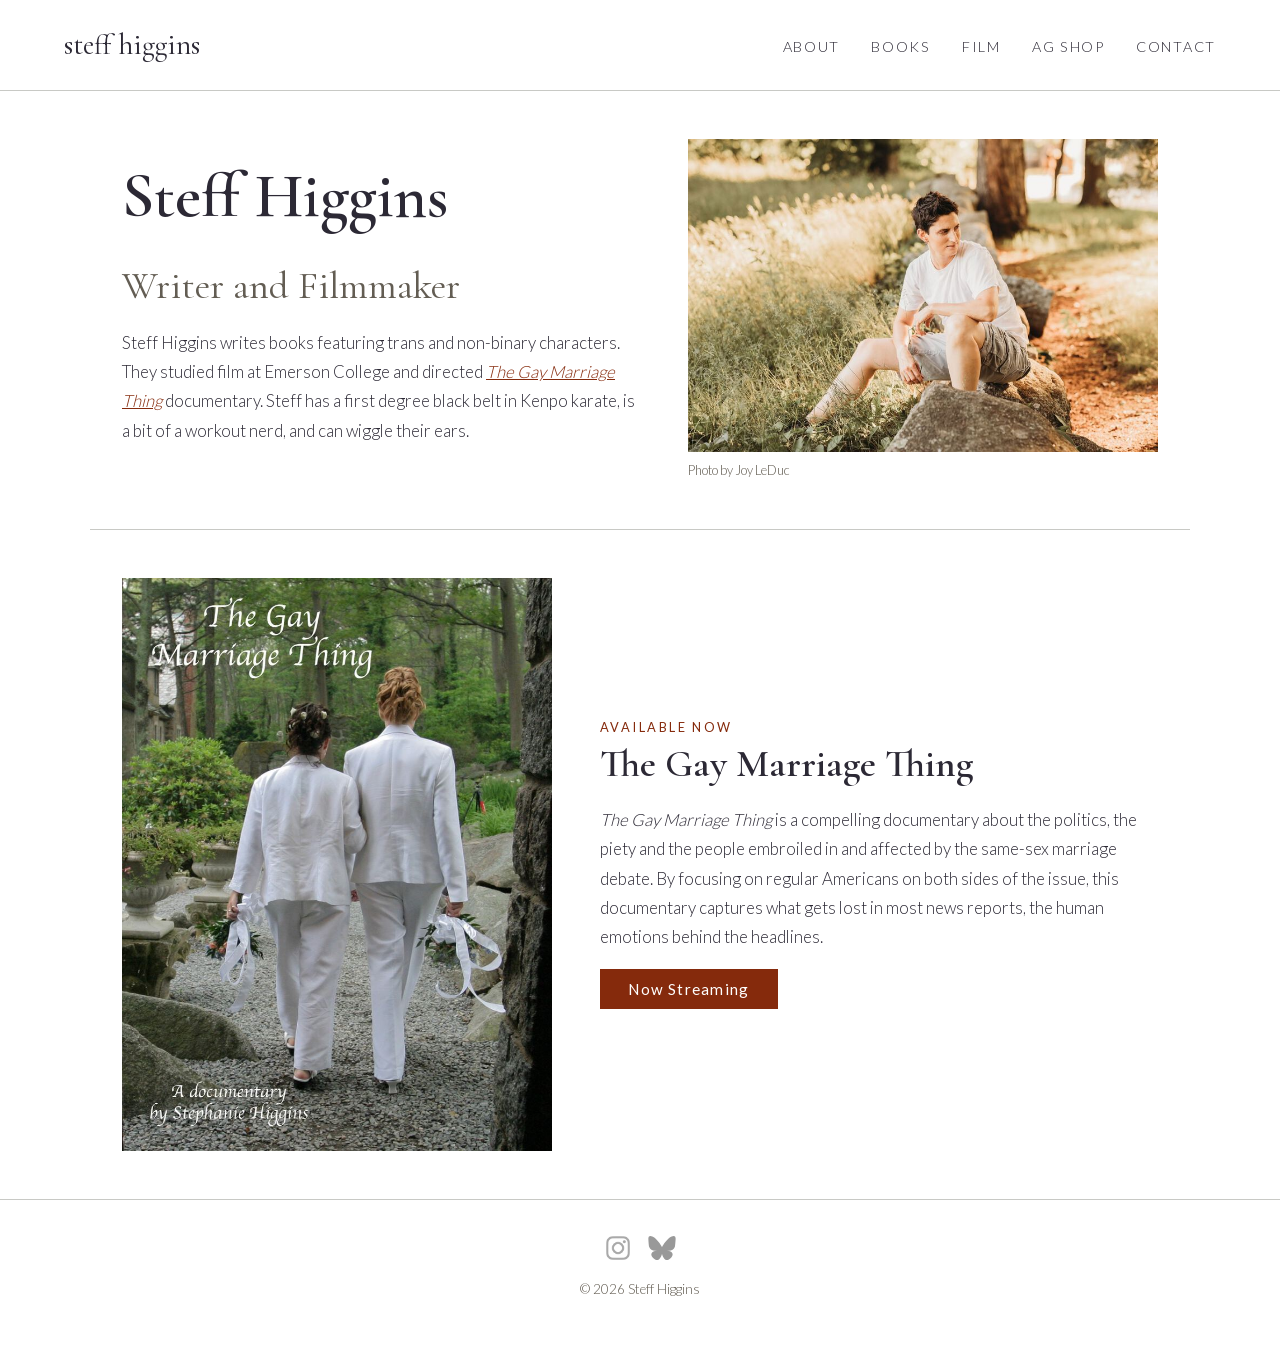
<file: index.html>
<!doctype html>
<html lang="en">
<head>
<meta charset="utf-8">
<meta name="viewport" content="width=device-width, initial-scale=1">
<title>Steff Higgins | Writer and Filmmaker</title>
<meta name="description" content="Non-binary writer and filmmaker telling stories with trans and other LGBTQ+ characters. They directed and produced the documentary The Gay Marriage Thing.">
<meta property="og:title" content="Steff Higgins | Writer and Filmmaker">
<meta property="og:description" content="Non-binary writer and filmmaker telling stories with trans and other LGBTQ+ characters. They directed and produced the documentary The Gay Marriage Thing.">
<link rel="canonical" href="https://steffhiggins.com/">
<meta property="og:url" content="https://steffhiggins.com/">
<meta property="og:image" content="https://steffhiggins.com/images/og-image.jpg">
<meta property="og:image:width" content="1200">
<meta property="og:image:height" content="630">
<meta property="og:image:alt" content="Profile portrait of Steff Higgins leaning against a tree trunk in warm sunlight.">
<meta name="twitter:card" content="summary_large_image">
<meta property="og:site_name" content="Steff Higgins">
<meta property="og:type" content="website">
<link rel="icon" href="/favicon.ico" sizes="any">
<link rel="apple-touch-icon" href="/apple-touch-icon.png">
<link rel="preload" href="/fonts/cormorant-garamond-latin.woff2" as="font" type="font/woff2" crossorigin>
<link rel="preload" href="/fonts/lato-300-latin.woff2" as="font" type="font/woff2" crossorigin>
<link rel="stylesheet" href="style.css">
<script type="application/ld+json">
{
  "@context": "https://schema.org",
  "@graph": [
    {
      "@type": "WebSite",
      "@id": "https://steffhiggins.com/#website",
      "url": "https://steffhiggins.com/",
      "name": "Steff Higgins",
      "publisher": {
        "@id": "https://steffhiggins.com/#steff"
      }
    },
    {
      "@type": "Person",
      "@id": "https://steffhiggins.com/#steff",
      "name": "Steff Higgins",
      "url": "https://steffhiggins.com/",
      "jobTitle": "Writer and Filmmaker",
      "description": "American writer and filmmaker telling stories about LGBTQ+ kids and adults.",
      "image": "https://steffhiggins.com/images/steff.jpg",
      "alumniOf": [
        {
          "@type": "CollegeOrUniversity",
          "name": "University of New Hampshire"
        },
        {
          "@type": "CollegeOrUniversity",
          "name": "Emerson College"
        }
      ],
      "sameAs": [
        "https://www.instagram.com/steffhiggins/",
        "https://bsky.app/profile/steffhiggins.bsky.social"
      ]
    }
  ]
}
</script>
</head>
<body>
<header class="site-header">
  <a class="brand" href="/">steff higgins</a>
  <nav>
    <a href="about.html">ABOUT</a>
    <a href="books.html">BOOKS</a>
    <a href="film.html">FILM</a>
    <a href="https://assorted-genders.printful.me/" target="_blank" rel="noopener">AG SHOP</a>
    <a href="contact.html">CONTACT</a>
  </nav>
</header>
<main>
<section class="hero">
  <div class="hero-text">
    <h1>Steff Higgins</h1>
    <h2>Writer and Filmmaker</h2>
    <p>Steff Higgins writes books featuring trans and non-binary characters. They studied film at Emerson College and directed <a href="film.html"><em>The Gay Marriage Thing</em></a> documentary. Steff has a first degree black belt in Kenpo karate, is a bit of a workout nerd, and can wiggle their ears.</p>
  </div>
  <figure>
    <img src="images/steff.jpg" alt="White non-binary person sitting on rock." width="840" height="559" fetchpriority="high">
    <figcaption>Photo by Joy LeDuc</figcaption>
  </figure>
</section>
<section class="feature">
  <a href="https://www.amazon.com/gp/video/detail/B0F126WKS9/ref=msx_wn_av" target="_blank" rel="noopener"><img src="images/tgmt-wedding.jpg" alt="Wedding photo, two women back to the camera stand and hold hands through a stone arch." width="800" height="1067"></a>
  <div>
    <p class="eyebrow">Available Now</p>
    <h2>The Gay Marriage Thing</h2>
    <p><em>The Gay Marriage Thing</em> is a compelling documentary about the politics, the piety and the people embroiled in and affected by the same-sex marriage debate. By focusing on regular Americans on both sides of the issue, this documentary captures what gets lost in most news reports, the human emotions behind the headlines.</p>
    <a class="button" href="https://www.amazon.com/gp/video/detail/B0F126WKS9/ref=msx_wn_av" target="_blank" rel="noopener">Now Streaming</a>
  </div>
</section></main>
<footer class="site-footer">
  <div class="social">
    <a href="https://www.instagram.com/steffhiggins/" aria-label="Instagram" target="_blank" rel="noopener"><img src="images/logo.png" alt="Instagram" width="39" height="39" loading="lazy"></a>
    <a href="https://bsky.app/profile/steffhiggins.bsky.social" aria-label="Bluesky" target="_blank" rel="noopener"><img src="images/bluesky.svg" alt="Bluesky" width="39" height="39" loading="lazy"></a>
  </div>
  <p>&copy; 2026 Steff Higgins</p>
</footer>
</body>
</html>
</file>
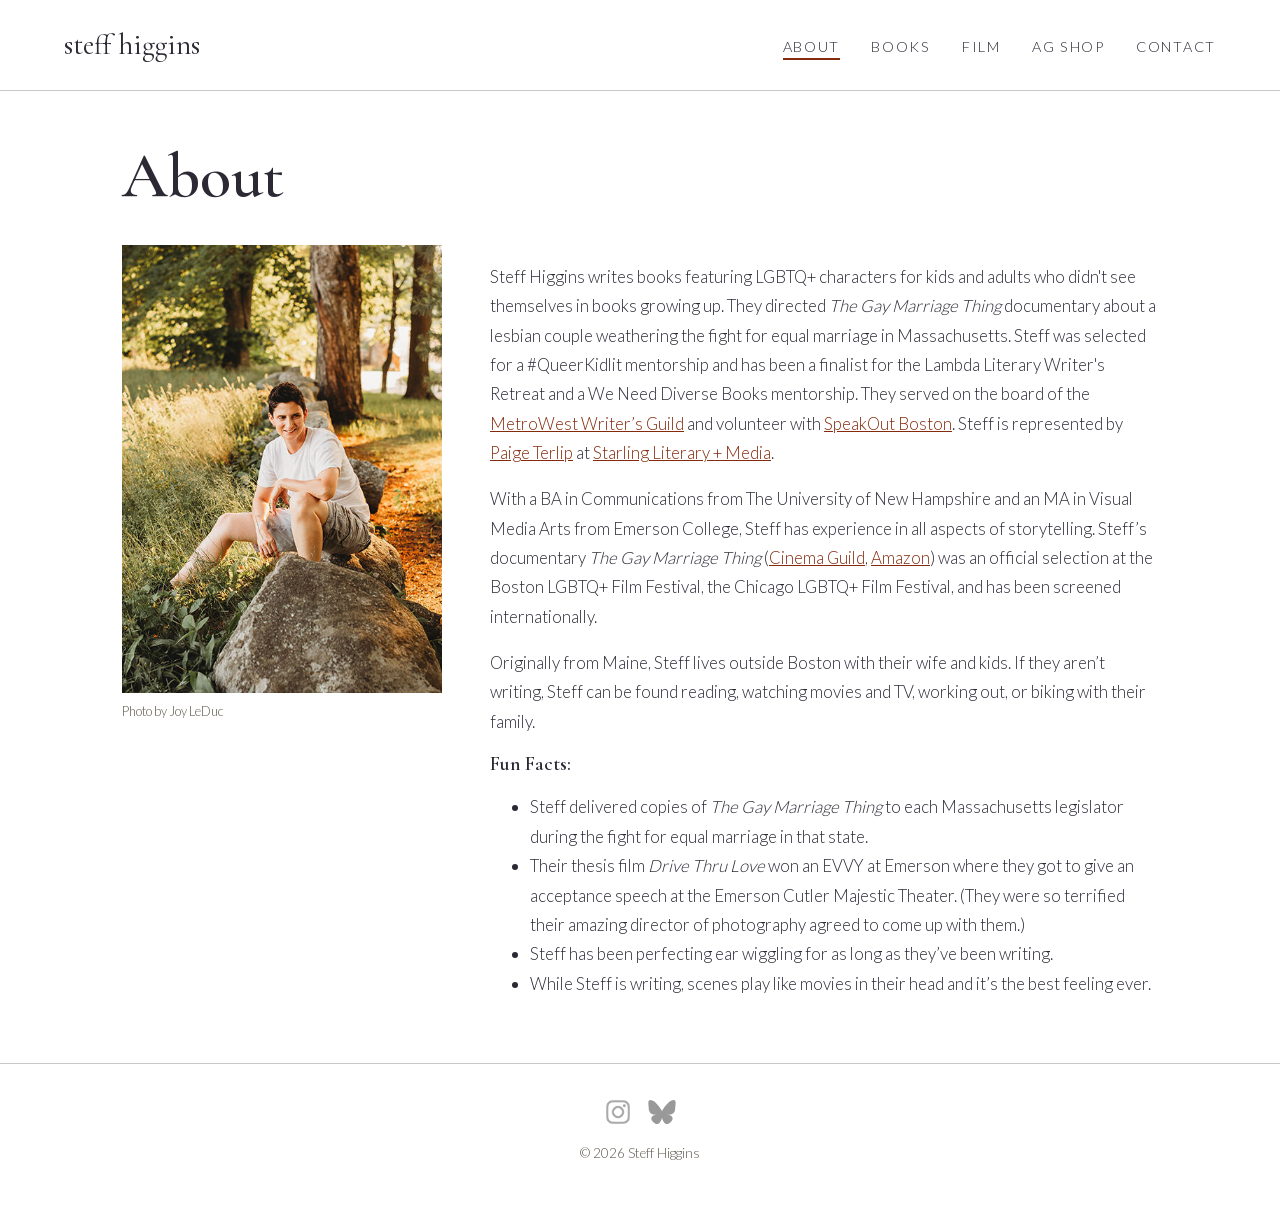
<file: about.html>
<!doctype html>
<html lang="en">
<head>
<meta charset="utf-8">
<meta name="viewport" content="width=device-width, initial-scale=1">
<title>About Steff Higgins | Writer and Filmmaker</title>
<meta name="description" content="Steff Higgins writes books featuring LGBTQ+ characters for kids and adults and directed the documentary The Gay Marriage Thing.">
<meta property="og:title" content="About Steff Higgins | Writer and Filmmaker">
<meta property="og:description" content="Steff Higgins writes books featuring LGBTQ+ characters for kids and adults and directed the documentary The Gay Marriage Thing.">
<link rel="canonical" href="https://steffhiggins.com/about.html">
<meta property="og:url" content="https://steffhiggins.com/about.html">
<meta property="og:image" content="https://steffhiggins.com/images/og-image.jpg">
<meta property="og:image:width" content="1200">
<meta property="og:image:height" content="630">
<meta property="og:image:alt" content="Profile portrait of Steff Higgins leaning against a tree trunk in warm sunlight.">
<meta name="twitter:card" content="summary_large_image">
<meta property="og:site_name" content="Steff Higgins">
<meta property="og:type" content="website">
<link rel="icon" href="/favicon.ico" sizes="any">
<link rel="apple-touch-icon" href="/apple-touch-icon.png">
<link rel="preload" href="/fonts/cormorant-garamond-latin.woff2" as="font" type="font/woff2" crossorigin>
<link rel="preload" href="/fonts/lato-300-latin.woff2" as="font" type="font/woff2" crossorigin>
<link rel="stylesheet" href="style.css">
<script type="application/ld+json">
{
  "@context": "https://schema.org",
  "@type": "ProfilePage",
  "url": "https://steffhiggins.com/about.html",
  "mainEntity": {
    "@type": "Person",
    "@id": "https://steffhiggins.com/#steff",
    "name": "Steff Higgins",
    "url": "https://steffhiggins.com/",
    "jobTitle": "Writer and Filmmaker",
    "description": "American writer and filmmaker telling stories about LGBTQ+ kids and adults.",
    "image": "https://steffhiggins.com/images/steff.jpg",
    "alumniOf": [
      {
        "@type": "CollegeOrUniversity",
        "name": "University of New Hampshire"
      },
      {
        "@type": "CollegeOrUniversity",
        "name": "Emerson College"
      }
    ],
    "sameAs": [
      "https://www.instagram.com/steffhiggins/",
      "https://bsky.app/profile/steffhiggins.bsky.social"
    ]
  }
}
</script>
</head>
<body>
<header class="site-header">
  <a class="brand" href="/">steff higgins</a>
  <nav>
    <a href="about.html" aria-current="page">ABOUT</a>
    <a href="books.html">BOOKS</a>
    <a href="film.html">FILM</a>
    <a href="https://assorted-genders.printful.me/" target="_blank" rel="noopener">AG SHOP</a>
    <a href="contact.html">CONTACT</a>
  </nav>
</header>
<main>
<section class="about">
  <h1>About</h1>
  <div class="two-col">
    <figure>
      <img src="images/about.jpg" alt="Steff Higgins" width="457" height="640">
      <figcaption>Photo by Joy LeDuc</figcaption>
    </figure>
    <div class="prose">
      <p>Steff Higgins writes books featuring LGBTQ+ characters for kids and adults who didn't see themselves in books growing up. They directed <em>The Gay Marriage Thing</em> documentary about a lesbian couple weathering the fight for equal marriage in Massachusetts. Steff was selected for a #QueerKidlit mentorship and has been a finalist for the Lambda Literary Writer's Retreat and a We Need Diverse Books mentorship. They served on the board of the <a href="https://metrowestwriters.org/" target="_blank" rel="noopener">MetroWest Writer’s Guild</a> and volunteer with <a href="https://www.speakoutboston.org/" target="_blank" rel="noopener">SpeakOut Boston</a>. Steff is represented by <a href="https://www.paigeterlip.com/index.html" target="_blank" rel="noopener">Paige Terlip</a> at <a href="https://www.starlingliterary.com/" target="_blank" rel="noopener">Starling Literary + Media</a>.</p>
      <p>With a BA in Communications from The University of New Hampshire and an MA in Visual Media Arts from Emerson College, Steff has experience in all aspects of storytelling. Steff’s documentary <em>The Gay Marriage Thing</em> (<a href="http://store.cinemaguild.com/nontheatrical/product/2215.html" target="_blank" rel="noopener">Cinema Guild</a>, <a href="https://www.amazon.com/gp/video/detail/B0F126WKS9/ref=msx_wn_av" target="_blank" rel="noopener">Amazon</a>) was an official selection at the Boston LGBTQ+ Film Festival, the Chicago LGBTQ+ Film Festival, and has been screened internationally.</p>
      <p>Originally from Maine, Steff lives outside Boston with their wife and kids. If they aren’t writing, Steff can be found reading, watching movies and TV, working out, or biking with their family.</p>
      <h2>Fun Facts:</h2>
      <ul>
        <li>Steff delivered copies of <em>The Gay Marriage Thing</em> to each Massachusetts legislator during the fight for equal marriage in that state.</li>
        <li>Their thesis film <em>Drive Thru Love</em> won an EVVY at Emerson where they got to give an acceptance speech at the Emerson Cutler Majestic Theater. (They were so terrified their amazing director of photography agreed to come up with them.)</li>
        <li>Steff has been perfecting ear wiggling for as long as they’ve been writing.</li>
        <li>While Steff is writing, scenes play like movies in their head and it’s the best feeling ever.</li>
      </ul>
    </div>
  </div>
</section></main>
<footer class="site-footer">
  <div class="social">
    <a href="https://www.instagram.com/steffhiggins/" aria-label="Instagram" target="_blank" rel="noopener"><img src="images/logo.png" alt="Instagram" width="39" height="39" loading="lazy"></a>
    <a href="https://bsky.app/profile/steffhiggins.bsky.social" aria-label="Bluesky" target="_blank" rel="noopener"><img src="images/bluesky.svg" alt="Bluesky" width="39" height="39" loading="lazy"></a>
  </div>
  <p>&copy; 2026 Steff Higgins</p>
</footer>
</body>
</html>
</file>
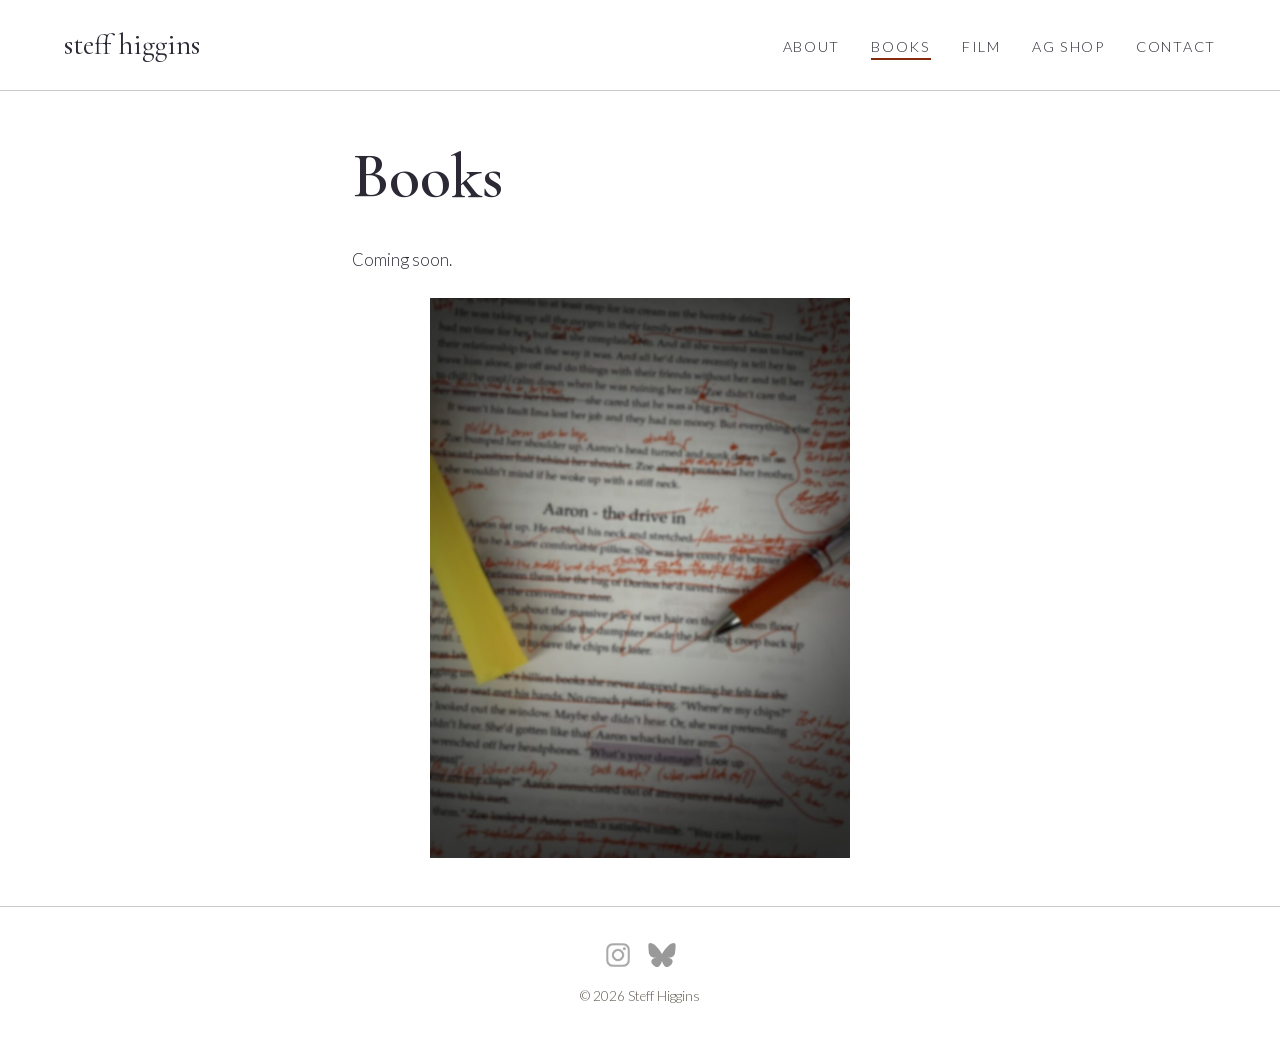
<file: books.html>
<!doctype html>
<html lang="en">
<head>
<meta charset="utf-8">
<meta name="viewport" content="width=device-width, initial-scale=1">
<title>Books by Steff Higgins | Writer and Filmmaker</title>
<meta name="description" content="Books by Steff Higgins, who writes stories featuring LGBTQ+ characters for kids and adults. New books coming soon.">
<meta property="og:title" content="Books by Steff Higgins | Writer and Filmmaker">
<meta property="og:description" content="Books by Steff Higgins, who writes stories featuring LGBTQ+ characters for kids and adults. New books coming soon.">
<link rel="canonical" href="https://steffhiggins.com/books.html">
<meta property="og:url" content="https://steffhiggins.com/books.html">
<meta property="og:image" content="https://steffhiggins.com/images/og-image.jpg">
<meta property="og:image:width" content="1200">
<meta property="og:image:height" content="630">
<meta property="og:image:alt" content="Profile portrait of Steff Higgins leaning against a tree trunk in warm sunlight.">
<meta name="twitter:card" content="summary_large_image">
<meta property="og:site_name" content="Steff Higgins">
<meta property="og:type" content="website">
<link rel="icon" href="/favicon.ico" sizes="any">
<link rel="apple-touch-icon" href="/apple-touch-icon.png">
<link rel="preload" href="/fonts/cormorant-garamond-latin.woff2" as="font" type="font/woff2" crossorigin>
<link rel="preload" href="/fonts/lato-300-latin.woff2" as="font" type="font/woff2" crossorigin>
<link rel="stylesheet" href="style.css">
</head>
<body>
<header class="site-header">
  <a class="brand" href="/">steff higgins</a>
  <nav>
    <a href="about.html">ABOUT</a>
    <a href="books.html" aria-current="page">BOOKS</a>
    <a href="film.html">FILM</a>
    <a href="https://assorted-genders.printful.me/" target="_blank" rel="noopener">AG SHOP</a>
    <a href="contact.html">CONTACT</a>
  </nav>
</header>
<main>
<section class="contact">
  <h1>Books</h1>
  <p>Coming soon.</p>
  <figure class="coming"><img src="images/coming.jpg" alt="Blurred manuscript page marked up with red pen edits, a yellow highlighter and a pen." width="900" height="1200"></figure>
</section></main>
<footer class="site-footer">
  <div class="social">
    <a href="https://www.instagram.com/steffhiggins/" aria-label="Instagram" target="_blank" rel="noopener"><img src="images/logo.png" alt="Instagram" width="39" height="39" loading="lazy"></a>
    <a href="https://bsky.app/profile/steffhiggins.bsky.social" aria-label="Bluesky" target="_blank" rel="noopener"><img src="images/bluesky.svg" alt="Bluesky" width="39" height="39" loading="lazy"></a>
  </div>
  <p>&copy; 2026 Steff Higgins</p>
</footer>
</body>
</html>
</file>
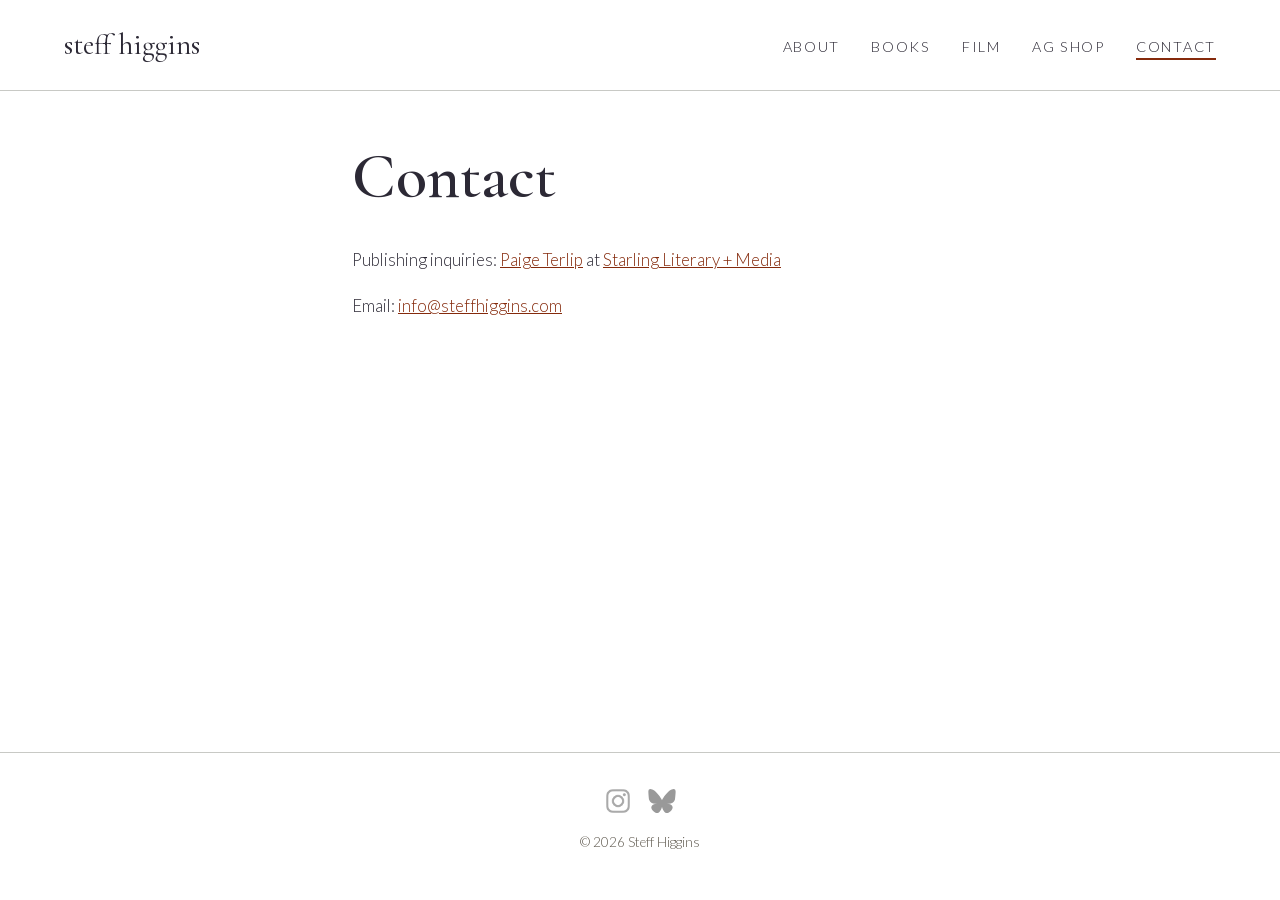
<file: contact.html>
<!doctype html>
<html lang="en">
<head>
<meta charset="utf-8">
<meta name="viewport" content="width=device-width, initial-scale=1">
<title>Contact Steff Higgins | Writer and Filmmaker</title>
<meta name="description" content="Contact writer and filmmaker Steff Higgins. Publishing inquiries go to Paige Terlip at Starling Literary + Media; email is also available.">
<meta property="og:title" content="Contact Steff Higgins | Writer and Filmmaker">
<meta property="og:description" content="Contact writer and filmmaker Steff Higgins. Publishing inquiries go to Paige Terlip at Starling Literary + Media; email is also available.">
<link rel="canonical" href="https://steffhiggins.com/contact.html">
<meta property="og:url" content="https://steffhiggins.com/contact.html">
<meta property="og:image" content="https://steffhiggins.com/images/og-image.jpg">
<meta property="og:image:width" content="1200">
<meta property="og:image:height" content="630">
<meta property="og:image:alt" content="Profile portrait of Steff Higgins leaning against a tree trunk in warm sunlight.">
<meta name="twitter:card" content="summary_large_image">
<meta property="og:site_name" content="Steff Higgins">
<meta property="og:type" content="website">
<link rel="icon" href="/favicon.ico" sizes="any">
<link rel="apple-touch-icon" href="/apple-touch-icon.png">
<link rel="preload" href="/fonts/cormorant-garamond-latin.woff2" as="font" type="font/woff2" crossorigin>
<link rel="preload" href="/fonts/lato-300-latin.woff2" as="font" type="font/woff2" crossorigin>
<link rel="stylesheet" href="style.css">
</head>
<body>
<header class="site-header">
  <a class="brand" href="/">steff higgins</a>
  <nav>
    <a href="about.html">ABOUT</a>
    <a href="books.html">BOOKS</a>
    <a href="film.html">FILM</a>
    <a href="https://assorted-genders.printful.me/" target="_blank" rel="noopener">AG SHOP</a>
    <a href="contact.html" aria-current="page">CONTACT</a>
  </nav>
</header>
<main>
<section class="contact">
  <h1>Contact</h1>
  <p>Publishing inquiries: <a href="https://www.paigeterlip.com/" target="_blank" rel="noopener">Paige Terlip</a> at <a href="https://www.starlingliterary.com/" target="_blank" rel="noopener">Starling Literary + Media</a></p>
  <p>Email: <span id="email"><noscript>info [at] steffhiggins [dot] com</noscript></span></p>
  <script>
    (function(){
      var p=['info','steffhiggins','com'],a=p[0]+'@'+p[1]+'.'+p[2],
          l=document.createElement('a');
      l.href='mailto:'+a;l.textContent=a;
      document.getElementById('email').appendChild(l);
    })();
  </script>
</section></main>
<footer class="site-footer">
  <div class="social">
    <a href="https://www.instagram.com/steffhiggins/" aria-label="Instagram" target="_blank" rel="noopener"><img src="images/logo.png" alt="Instagram" width="39" height="39" loading="lazy"></a>
    <a href="https://bsky.app/profile/steffhiggins.bsky.social" aria-label="Bluesky" target="_blank" rel="noopener"><img src="images/bluesky.svg" alt="Bluesky" width="39" height="39" loading="lazy"></a>
  </div>
  <p>&copy; 2026 Steff Higgins</p>
</footer>
</body>
</html>
</file>
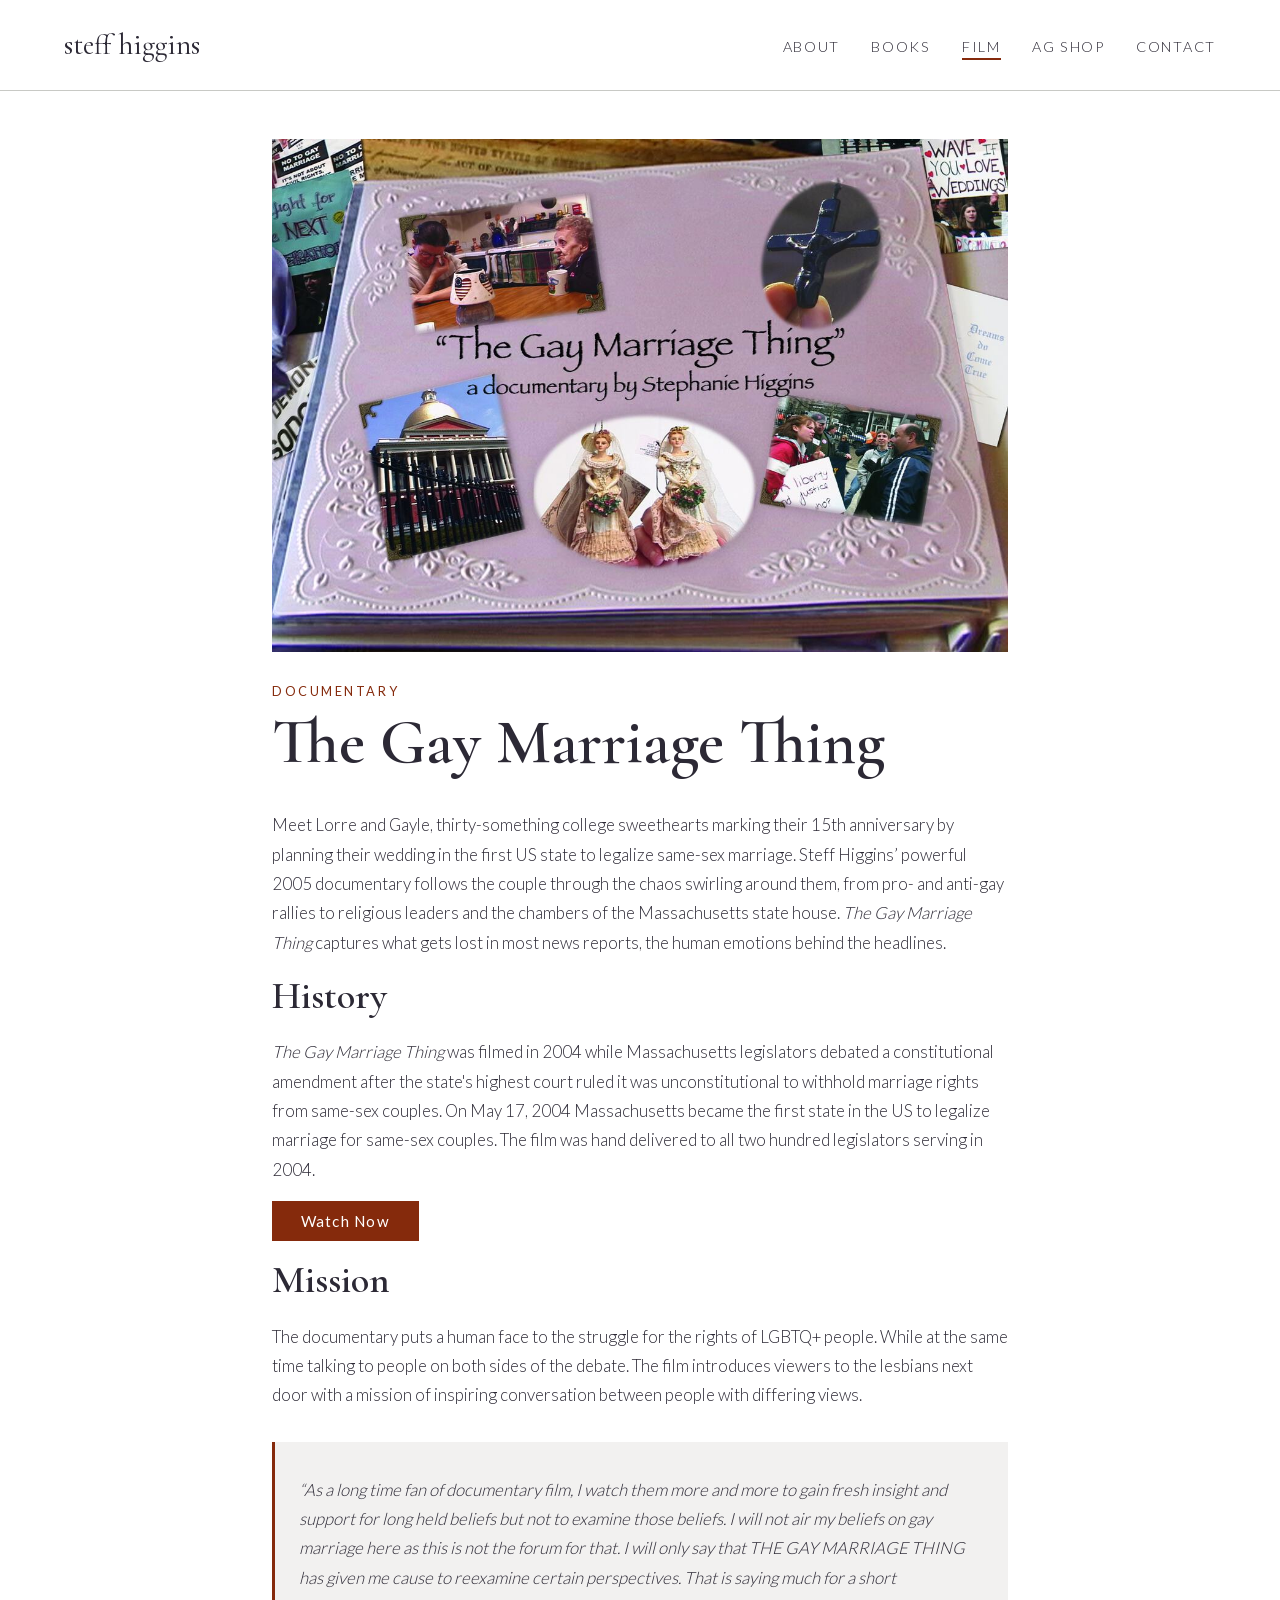
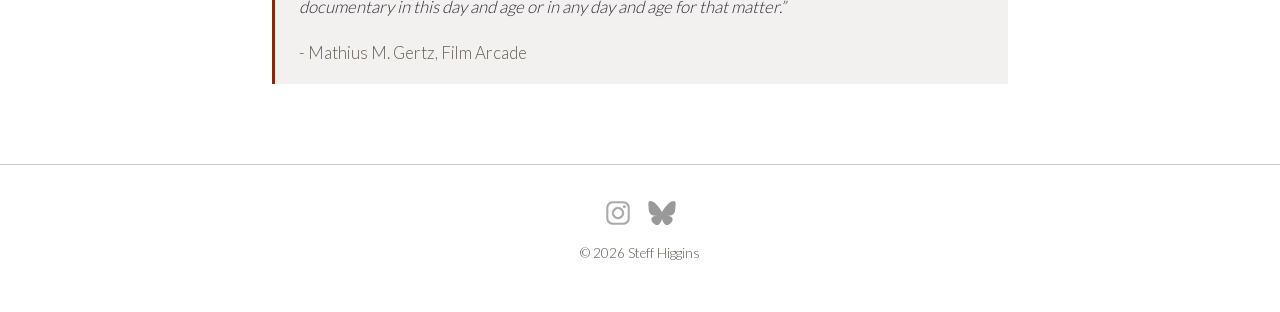
<file: film.html>
<!doctype html>
<html lang="en">
<head>
<meta charset="utf-8">
<meta name="viewport" content="width=device-width, initial-scale=1">
<title>The Gay Marriage Thing | Documentary by Steff Higgins</title>
<meta name="description" content="The Gay Marriage Thing is a documentary by Steff Higgins about the politics, the piety and the people caught up in the same-sex marriage debate.">
<meta property="og:title" content="The Gay Marriage Thing | Documentary by Steff Higgins">
<meta property="og:description" content="The Gay Marriage Thing is a documentary by Steff Higgins about the politics, the piety and the people caught up in the same-sex marriage debate.">
<link rel="canonical" href="https://steffhiggins.com/film.html">
<meta property="og:url" content="https://steffhiggins.com/film.html">
<meta property="og:image" content="https://steffhiggins.com/images/og-image.jpg">
<meta property="og:image:width" content="1200">
<meta property="og:image:height" content="630">
<meta property="og:image:alt" content="Profile portrait of Steff Higgins leaning against a tree trunk in warm sunlight.">
<meta name="twitter:card" content="summary_large_image">
<meta property="og:site_name" content="Steff Higgins">
<meta property="og:type" content="website">
<link rel="icon" href="/favicon.ico" sizes="any">
<link rel="apple-touch-icon" href="/apple-touch-icon.png">
<link rel="preload" href="/fonts/cormorant-garamond-latin.woff2" as="font" type="font/woff2" crossorigin>
<link rel="preload" href="/fonts/lato-300-latin.woff2" as="font" type="font/woff2" crossorigin>
<link rel="stylesheet" href="style.css">
<script type="application/ld+json">
{
  "@context": "https://schema.org",
  "@type": "Movie",
  "name": "The Gay Marriage Thing",
  "url": "https://steffhiggins.com/film.html",
  "image": "https://steffhiggins.com/images/film1.jpg",
  "genre": "Documentary",
  "dateCreated": "2005",
  "description": "Meet Lorre and Gayle, thirty-something college sweethearts marking their 15th anniversary by planning their wedding in the first US state to legalize same-sex marriage. The documentary follows the couple through the chaos swirling around them, from pro- and anti-gay rallies to religious leaders and the chambers of the Massachusetts state house.",
  "director": {
    "@type": "Person",
    "name": "Steff Higgins",
    "url": "https://steffhiggins.com/"
  },
  "potentialAction": {
    "@type": "WatchAction",
    "target": "https://www.amazon.com/gp/video/detail/B0F126WKS9/ref=msx_wn_av"
  }
}
</script>
</head>
<body>
<header class="site-header">
  <a class="brand" href="/">steff higgins</a>
  <nav>
    <a href="about.html">ABOUT</a>
    <a href="books.html">BOOKS</a>
    <a href="film.html" aria-current="page">FILM</a>
    <a href="https://assorted-genders.printful.me/" target="_blank" rel="noopener">AG SHOP</a>
    <a href="contact.html">CONTACT</a>
  </nav>
</header>
<main>
<section class="film">
  <a href="https://www.amazon.com/gp/video/detail/B0F126WKS9/ref=msx_wn_av" target="_blank" rel="noopener"><img class="banner" src="images/film1.jpg" alt="The Gay Marriage Thing, a documentary by Stephanie Higgins" width="1200" height="835"></a>
  <p class="eyebrow">Documentary</p>
  <h1>The Gay Marriage Thing</h1>
  <p>Meet Lorre and Gayle, thirty-something college sweethearts marking their 15th anniversary by planning their wedding in the first US state to legalize same-sex marriage. Steff Higgins’ powerful 2005 documentary follows the couple through the chaos swirling around them, from pro- and anti-gay rallies to religious leaders and the chambers of the Massachusetts state house. <em>The Gay Marriage Thing</em> captures what gets lost in most news reports, the human emotions behind the headlines.</p>
  <h2>History</h2>
  <p><em>The Gay Marriage Thing</em> was filmed in 2004 while Massachusetts legislators debated a constitutional amendment after the state's highest court ruled it was unconstitutional to withhold marriage rights from same-sex couples. On May 17, 2004 Massachusetts became the first state in the US to legalize marriage for same-sex couples. The film was hand delivered to all two hundred legislators serving in 2004.</p>
  <p><a class="button" href="https://www.amazon.com/gp/video/detail/B0F126WKS9/ref=msx_wn_av" target="_blank" rel="noopener">Watch Now</a></p>
  <h2>Mission</h2>
  <p>The documentary puts a human face to the struggle for the rights of LGBTQ+ people. While at the same time talking to people on both sides of the debate. The film introduces viewers to the lesbians next door with a mission of inspiring conversation between people with differing views.</p>
  <blockquote>
    <p>“As a long time fan of documentary film, I watch them more and more to gain fresh insight and support for long held beliefs but not to examine those beliefs. I will not air my beliefs on gay marriage here as this is not the forum for that. I will only say that THE GAY MARRIAGE THING has given me cause to reexamine certain perspectives. That is saying much for a short documentary in this day and age or in any day and age for that matter.”</p>
    <footer>- Mathius M. Gertz, Film Arcade</footer>
  </blockquote>
</section></main>
<footer class="site-footer">
  <div class="social">
    <a href="https://www.instagram.com/steffhiggins/" aria-label="Instagram" target="_blank" rel="noopener"><img src="images/logo.png" alt="Instagram" width="39" height="39" loading="lazy"></a>
    <a href="https://bsky.app/profile/steffhiggins.bsky.social" aria-label="Bluesky" target="_blank" rel="noopener"><img src="images/bluesky.svg" alt="Bluesky" width="39" height="39" loading="lazy"></a>
  </div>
  <p>&copy; 2026 Steff Higgins</p>
</footer>
</body>
</html>
</file>
<file: style.css>
@font-face{font-family:'Cormorant Garamond';font-style:normal;font-weight:400 600;font-display:swap;src:url(fonts/cormorant-garamond-latin.woff2) format('woff2')}
@font-face{font-family:'Lato';font-style:normal;font-weight:300;font-display:swap;src:url(fonts/lato-300-latin.woff2) format('woff2')}
@font-face{font-family:'Lato';font-style:normal;font-weight:400;font-display:swap;src:url(fonts/lato-400-latin.woff2) format('woff2')}
:root{--ink:#2c2935;--muted:#635d53;--accent:#852a0c;--paper:#f2f1f0;--line:#c8c9c5}
*{box-sizing:border-box}
body{margin:0;font:300 1.05rem/1.75 'Lato',Helvetica,Arial,sans-serif;color:var(--ink);background:#fff;display:flex;flex-direction:column;min-height:100vh}
main{flex:1}
img{max-width:100%;height:auto;display:block}
a{color:var(--accent)}
h1,h2,h3{font-family:'Cormorant Garamond',Georgia,serif;font-weight:600;line-height:1.15;margin:0 0 .5em}
h1{font-size:clamp(2.6rem,6vw,4rem)}
h2{font-size:clamp(1.8rem,4vw,2.4rem)}
.site-header{display:flex;flex-wrap:wrap;justify-content:space-between;align-items:center;gap:1rem;padding:1.25rem clamp(1rem,5vw,4rem);border-bottom:1px solid var(--line)}
.brand{font-family:'Cormorant Garamond',serif;font-size:1.8rem;text-decoration:none;color:var(--ink)}
nav a{margin-left:1.75rem;text-decoration:none;color:var(--ink);letter-spacing:.12em;font-size:.9rem;padding-bottom:3px}
nav a:hover,nav a[aria-current]{border-bottom:2px solid var(--accent)}
.hero,.feature,.about,.film,.contact{max-width:1100px;margin:0 auto;padding:3rem clamp(1rem,5vw,2rem)}
.hero{display:grid;grid-template-columns:1.1fr 1fr;gap:3rem;align-items:center}
.hero h2{color:var(--muted);font-weight:400}
figcaption{font-size:.8rem;color:var(--muted);margin-top:.4rem}
figure{margin:0}
.feature{display:grid;grid-template-columns:1fr 1.3fr;gap:3rem;align-items:center;border-top:1px solid var(--line)}
.eyebrow{margin:0 0 .5em;line-height:1.15;font-family:'Lato',sans-serif;font-weight:400;font-size:.8rem;letter-spacing:.2em;text-transform:uppercase;color:var(--accent)}
.about h2{font-size:1.17em}
.button{display:inline-block;background:var(--accent);color:#fff;border:0;padding:.7rem 1.8rem;text-decoration:none;font:400 .95rem 'Lato',sans-serif;letter-spacing:.08em;cursor:pointer}
.button:hover{background:#aa3d1d}
.two-col{display:grid;grid-template-columns:320px 1fr;gap:3rem;align-items:start}
.film{max-width:800px}
.film .banner{margin-bottom:2rem}
blockquote{margin:2rem 0;padding:1rem 1.5rem;border-left:3px solid var(--accent);background:var(--paper);font-style:italic}
blockquote footer{font-style:normal;color:var(--muted)}
.contact{max-width:640px}
form{display:grid;gap:1rem;margin-top:2rem}
.row{display:grid;grid-template-columns:1fr 1fr;gap:1rem}
label{display:grid;gap:.25rem;font-size:.9rem}
input,textarea{font:inherit;padding:.6rem;border:1px solid var(--line);background:#fff;width:100%}
form .button{justify-self:start}
.site-footer{text-align:center;padding:2rem 1rem;border-top:1px solid var(--line);font-size:.85rem;color:var(--muted)}
.social{display:flex;justify-content:center;gap:.75rem}
.social img{width:32px;height:32px;opacity:.8}
.social a:hover img{opacity:1}
@media(max-width:760px){.hero,.feature,.two-col{grid-template-columns:1fr}.hero figure{order:-1}.site-header{justify-content:center}nav a{margin:0 .8rem}.row{grid-template-columns:1fr}.about figure{max-width:320px}}
.coming{max-width:420px;margin:1.5rem auto 0}.coming img{width:100%;height:auto;display:block}
</file>
